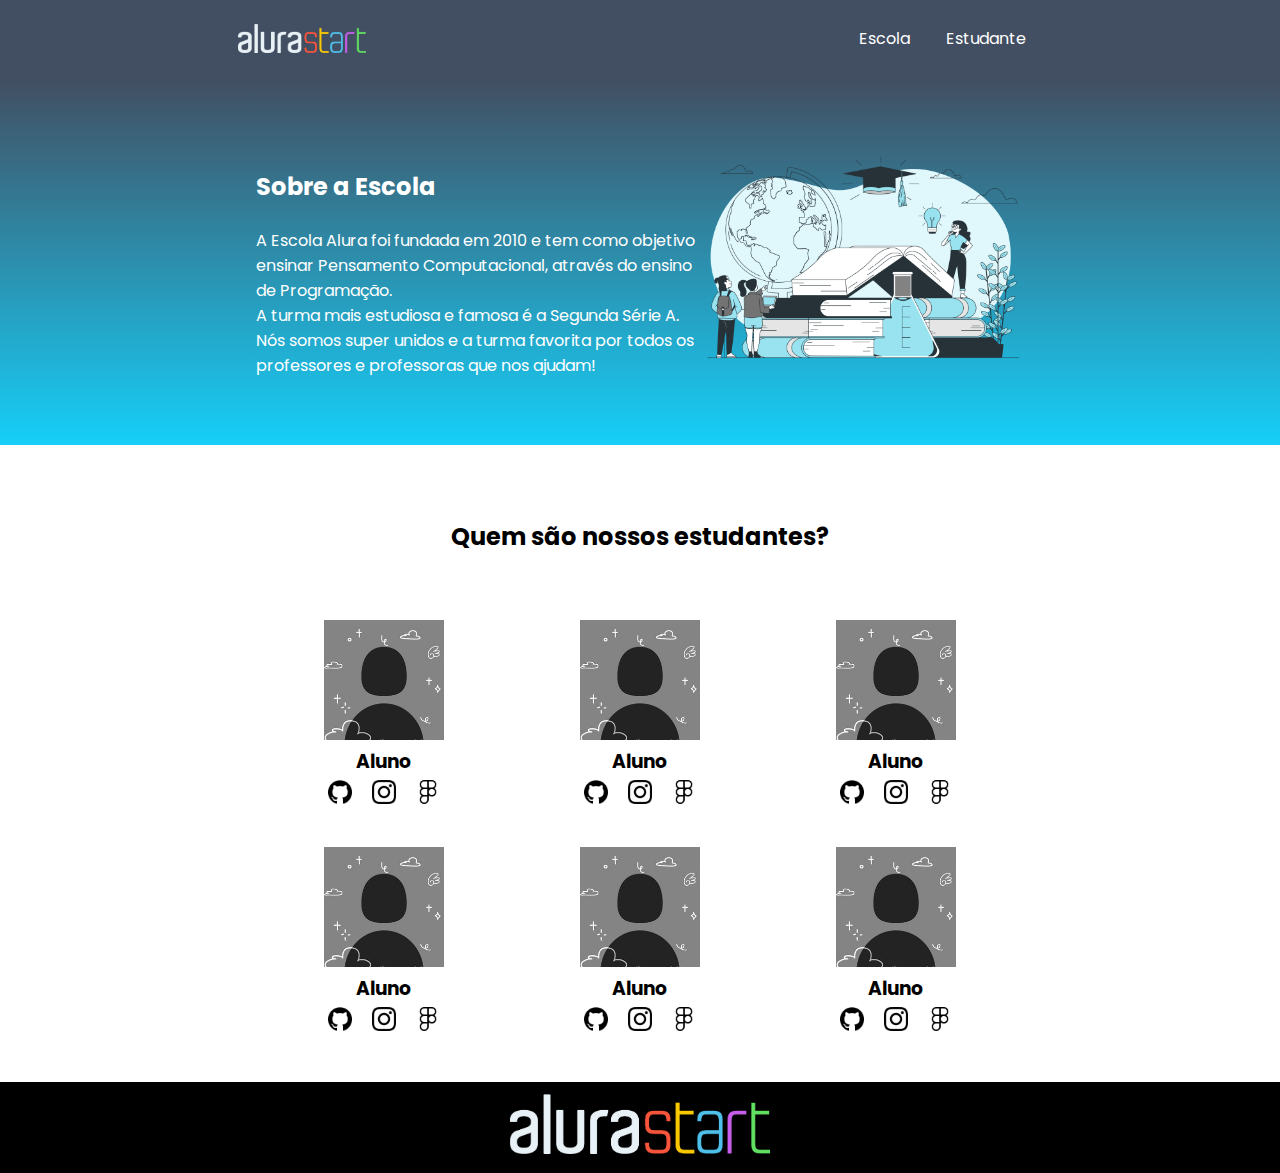
<file: index.html>
<!DOCTYPE html>
<html lang="pt-br">
<head>
    <meta charset="UTF-8">
    <meta http-equiv="X-UA-Compatible" content="IE=edge">
    <meta name="viewport" content="width=device-width, initial-scale=1.0">
    <title>Madu Criativa</title>
    <link rel="stylesheet" href="style.css">
    <link rel="preconnect" href="https://fonts.googleapis.com">
    <link rel="preconnect" href="https://fonts.gstatic.com" crossorigin>
    <link href="https://fonts.googleapis.com/css2?family=Poppins&display=swap" rel="stylesheet">
</head>
<body>
    <header class="cabecalho">
        <img class="cabecalho-imagem" src="img/logo alura (1).png" alt="logo alura start">
        <ul class="cabecalho-lista">
            <li class="cabecalho-lista-item">Escola</li>
            <li class="cabecalho-lista-item">Estudante</li>
        </ul>
    </header>
    <section class="escola">
        <div class="escola-div-conteudo">
            <h2 class="escola-titulo">Sobre a Escola</h2>
            <p class="escola-texto-um">A Escola Alura foi fundada em 2010 e tem como objetivo ensinar Pensamento Computacional, através do ensino de  Programação.</p>
            <p class="escola-texto-dois">A turma mais estudiosa e famosa é a Segunda Série A. Nós somos super unidos e a turma favorita por todos os professores e professoras que nos ajudam!</p>
        </div>
        <img class="escola-imagem" src="img/college project-bro.png" alt="imagem que representa uma professora em sala de aula">
    </section>
    <section class="estudante">
        <h2 class="estudante-titulo">Quem são nossos estudantes?</h2>
        <div class="estudante-todos">
        <span></span>
        <div class="estudante-div">
            <img class="estudante-imagem" src="img/anonimo.jpg" alt="aluno anonimo">
            <h3 class="estudante-nome">Aluno</h3>
            <a href="#"><img class="estudante-icone" src="img/github.png" alt="icone github"></a>
            <a href="#"><img class="estudante-icone" src="img/instagram.png" alt="icone instagram"></a>
            <a href="#"><img class="estudante-icone" src="img/figma.png" alt="icone figma"></a>
        </div>
        <div class="estudante-div">
            <img class="estudante-imagem" src="img/anonimo.jpg" alt="aluno anonimo">
            <h3 class="estudante-nome">Aluno</h3>
            <a href="#"><img class="estudante-icone" src="img/github.png" alt="icone github"></a>
            <a href="#"><img class="estudante-icone" src="img/instagram.png" alt="icone instagram"></a>
            <a href="#"><img class="estudante-icone" src="img/figma.png" alt="icone figma"></a>
        </div>
        <div class="estudante-div">
            <img class="estudante-imagem" src="img/anonimo.jpg" alt="aluno anonimo">
            <h3 class="estudante-nome">Aluno</h3>
            <a href="#"><img class="estudante-icone" src="img/github.png" alt="icone github"></a>
            <a href="#"><img class="estudante-icone" src="img/instagram.png" alt="icone instagram"></a>
            <a href="#"><img class="estudante-icone" src="img/figma.png" alt="icone figma"></a>
        </div>
        <span></span>
        <span></span>
        <div class="estudante-div">
            <img class="estudante-imagem" src="img/anonimo.jpg" alt="aluno anonimo">
            <h3 class="estudante-nome">Aluno</h3>
            <a href="#"><img class="estudante-icone" src="img/github.png" alt="icone github"></a>
            <a href="#"><img class="estudante-icone" src="img/instagram.png" alt="icone instagram"></a>
            <a href="#"><img class="estudante-icone" src="img/figma.png" alt="icone figma"></a>
        </div>
        <div class="estudante-div">
            <img class="estudante-imagem" src="img/anonimo.jpg" alt="aluno anonimo">
            <h3 class="estudante-nome">Aluno</h3>
            <a href="#"><img class="estudante-icone" src="img/github.png" alt="icone github"></a>
            <a href="#"><img class="estudante-icone" src="img/instagram.png" alt="icone instagram"></a>
            <a href="#"><img class="estudante-icone" src="img/figma.png" alt="icone figma"></a>
        </div>
        <div class="estudante-div">
            <img class="estudante-imagem" src="img/anonimo.jpg" alt="aluno anonimo">
            <h3 class="estudante-nome">Aluno</h3>
            <a href="#"><img class="estudante-icone" src="img/github.png" alt="icone github"></a>
            <a href="#"><img class="estudante-icone" src="img/instagram.png" alt="icone instagram"></a>
            <a href="#"><img class="estudante-icone" src="img/figma.png" alt="icone figma"></a>
        </div>
    </div>
    </section>
    <footer class="rodape">
        <img class="rodape-imagem"src="img/logo alura (1).png" alt="logo alura start">
    </footer>
</body>
</html>
</file>
<file: style.css>
*{
    margin: 0;
    padding: 0;
}
body {
    font-family: 'Poppins', sans-serif;
}
.cabecalho {
    background-color: #424E61;
    color: white;
    display: flex;
    justify-content: space-around;
    align-items: center;
    padding: 24px 0;
}

.cabecalho-imagem{
    width: 10%;
}

.cabecalho-lista-item{
    display: inline-block;
    margin: 0 16px;
    font-size: 16px;
}

.escola-imagem{
    width: 25%;
}

.escola{
    background-image: linear-gradient(#424E61,#16CFF8);
    color:white;
    display: flex;
    justify-content: center;
    align-items: center;
    padding: 24px 0;
}

.escola-div-conteudo{
    width: 35%;
}


.escola-titulo{
    padding: 24px 0;
}

.estudante{
    padding: 24px 0;
}
.estudante-imagem{
    width: 120px;
}

.estudante-icone{
    width: 24px;
    padding: 4px 8px;
}

.estudante-div{
    text-align: center;
    padding: 16px 0;
}

.estudante-titulo{
    text-align: center;
    padding: 50px 0;
}

.estudante-todos{
    display: grid;
    grid-template-columns: 20% 20% 20% 20% 20%;
}

.rodape{
    background-color: black;
    text-align: center;
}

.rodape-imagem{
    height: 60px;
    padding: 12px 0;
   
}
</file>
